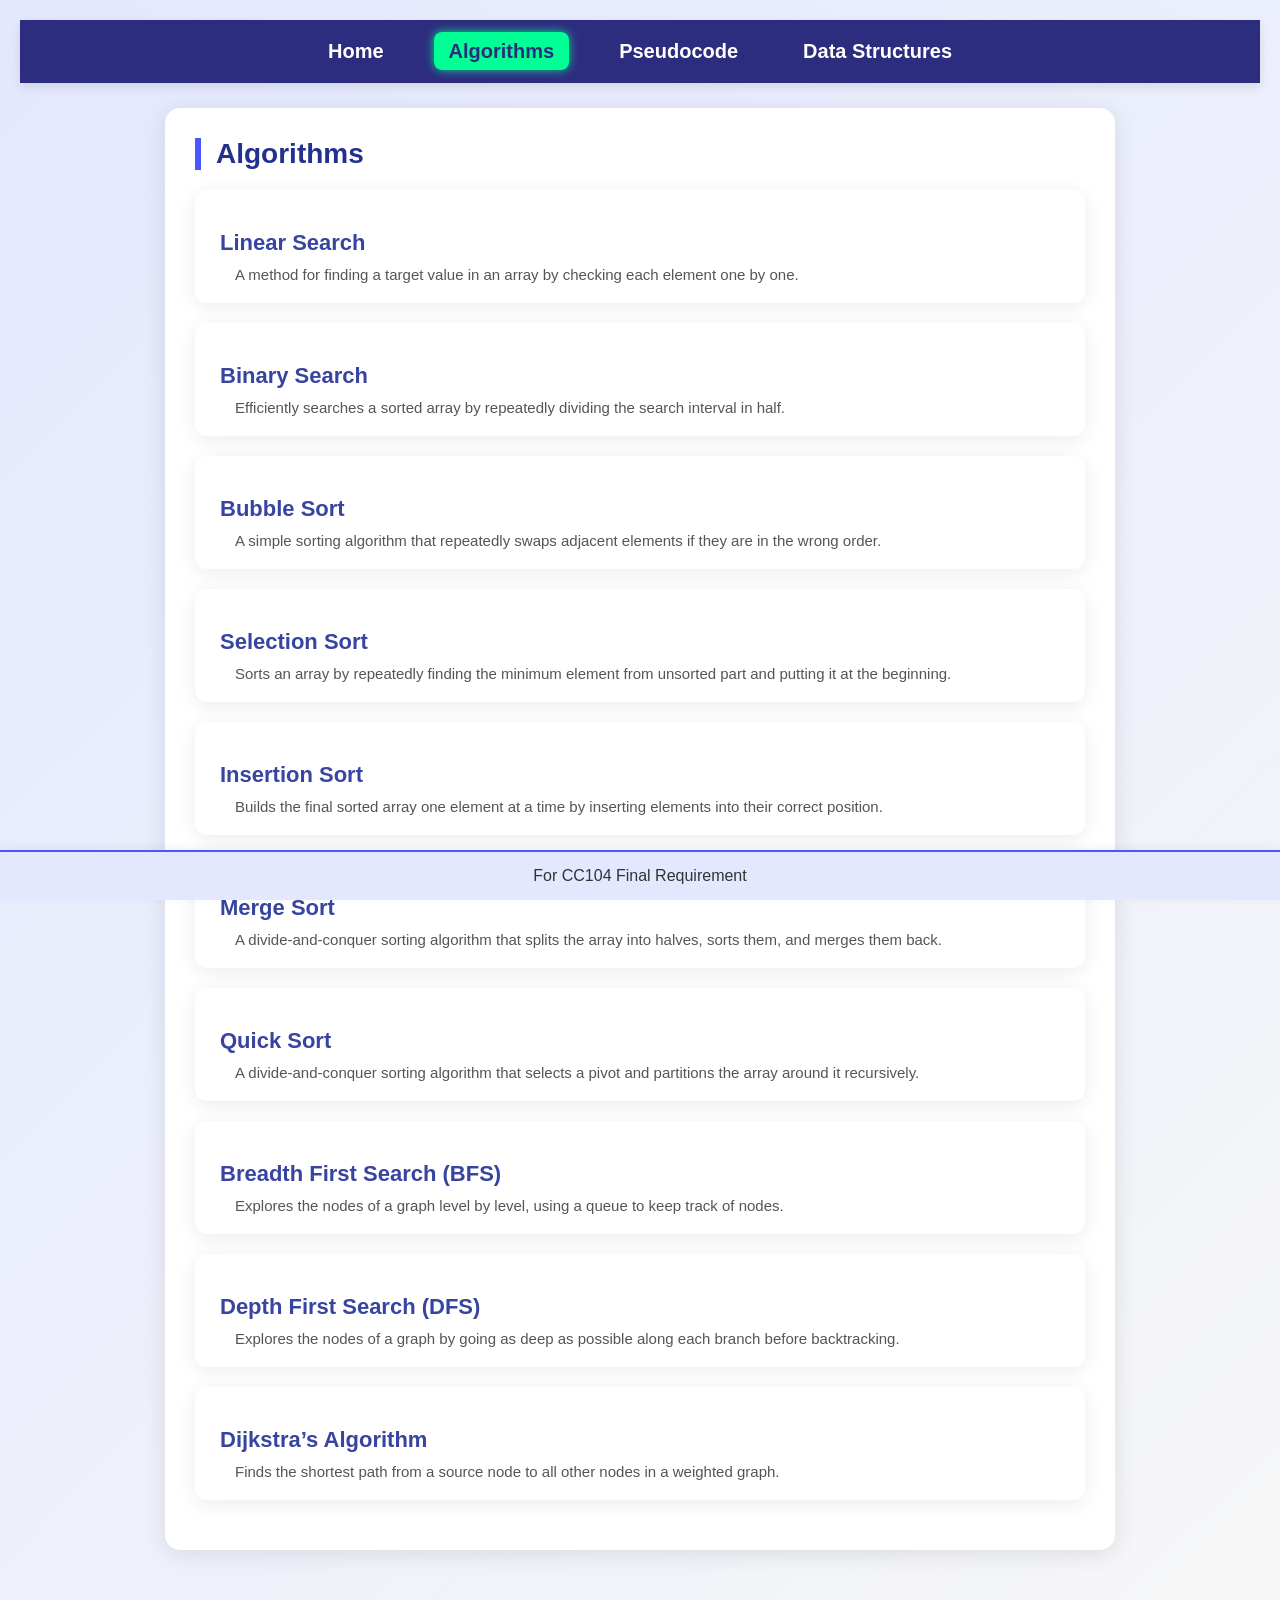
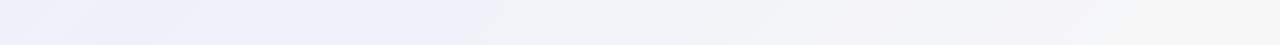
<file: algorithms.html>
<!DOCTYPE html>
<html lang="en">
<head>
    <meta charset="UTF-8">
    <title>Algorithms</title>
    <link rel="stylesheet" href="style.css">
</head>
<body>

<nav class="navbar">
    <ul>
        <li><a href="index.html">Home</a></li>
        <li><a href="algorithms.html" class="active">Algorithms</a></li>
        <li><a href="pseudocode.html">Pseudocode</a></li>
        <li><a href="datastructures.html">Data Structures</a></li>
    </ul>
</nav>

<div class="section">
    <h2>Algorithms</h2>

    <div class="algorithm-card">
        <h3>Linear Search</h3>
        <div class="algorithm-definition">A method for finding a target value in an array by checking each element one by one.</div>
    </div>

    <div class="algorithm-card">
        <h3>Binary Search</h3>
        <div class="algorithm-definition">Efficiently searches a sorted array by repeatedly dividing the search interval in half.</div>
    </div>

    <div class="algorithm-card">
        <h3>Bubble Sort</h3>
        <div class="algorithm-definition">A simple sorting algorithm that repeatedly swaps adjacent elements if they are in the wrong order.</div>
    </div>

    <div class="algorithm-card">
        <h3>Selection Sort</h3>
        <div class="algorithm-definition">Sorts an array by repeatedly finding the minimum element from unsorted part and putting it at the beginning.</div>
    </div>

    <div class="algorithm-card">
        <h3>Insertion Sort</h3>
        <div class="algorithm-definition">Builds the final sorted array one element at a time by inserting elements into their correct position.</div>
    </div>

    <div class="algorithm-card">
        <h3>Merge Sort</h3>
        <div class="algorithm-definition">A divide-and-conquer sorting algorithm that splits the array into halves, sorts them, and merges them back.</div>
    </div>

    <div class="algorithm-card">
        <h3>Quick Sort</h3>
        <div class="algorithm-definition">A divide-and-conquer sorting algorithm that selects a pivot and partitions the array around it recursively.</div>
    </div>

    <div class="algorithm-card">
        <h3>Breadth First Search (BFS)</h3>
        <div class="algorithm-definition">Explores the nodes of a graph level by level, using a queue to keep track of nodes.</div>
    </div>

    <div class="algorithm-card">
        <h3>Depth First Search (DFS)</h3>
        <div class="algorithm-definition">Explores the nodes of a graph by going as deep as possible along each branch before backtracking.</div>
    </div>

    <div class="algorithm-card">
        <h3>Dijkstra’s Algorithm</h3>
        <div class="algorithm-definition">Finds the shortest path from a source node to all other nodes in a weighted graph.</div>
    </div>

</div>

<footer>
    <div>For CC104 Final Requirement</div>
</footer>

</body>
</html>
</file>
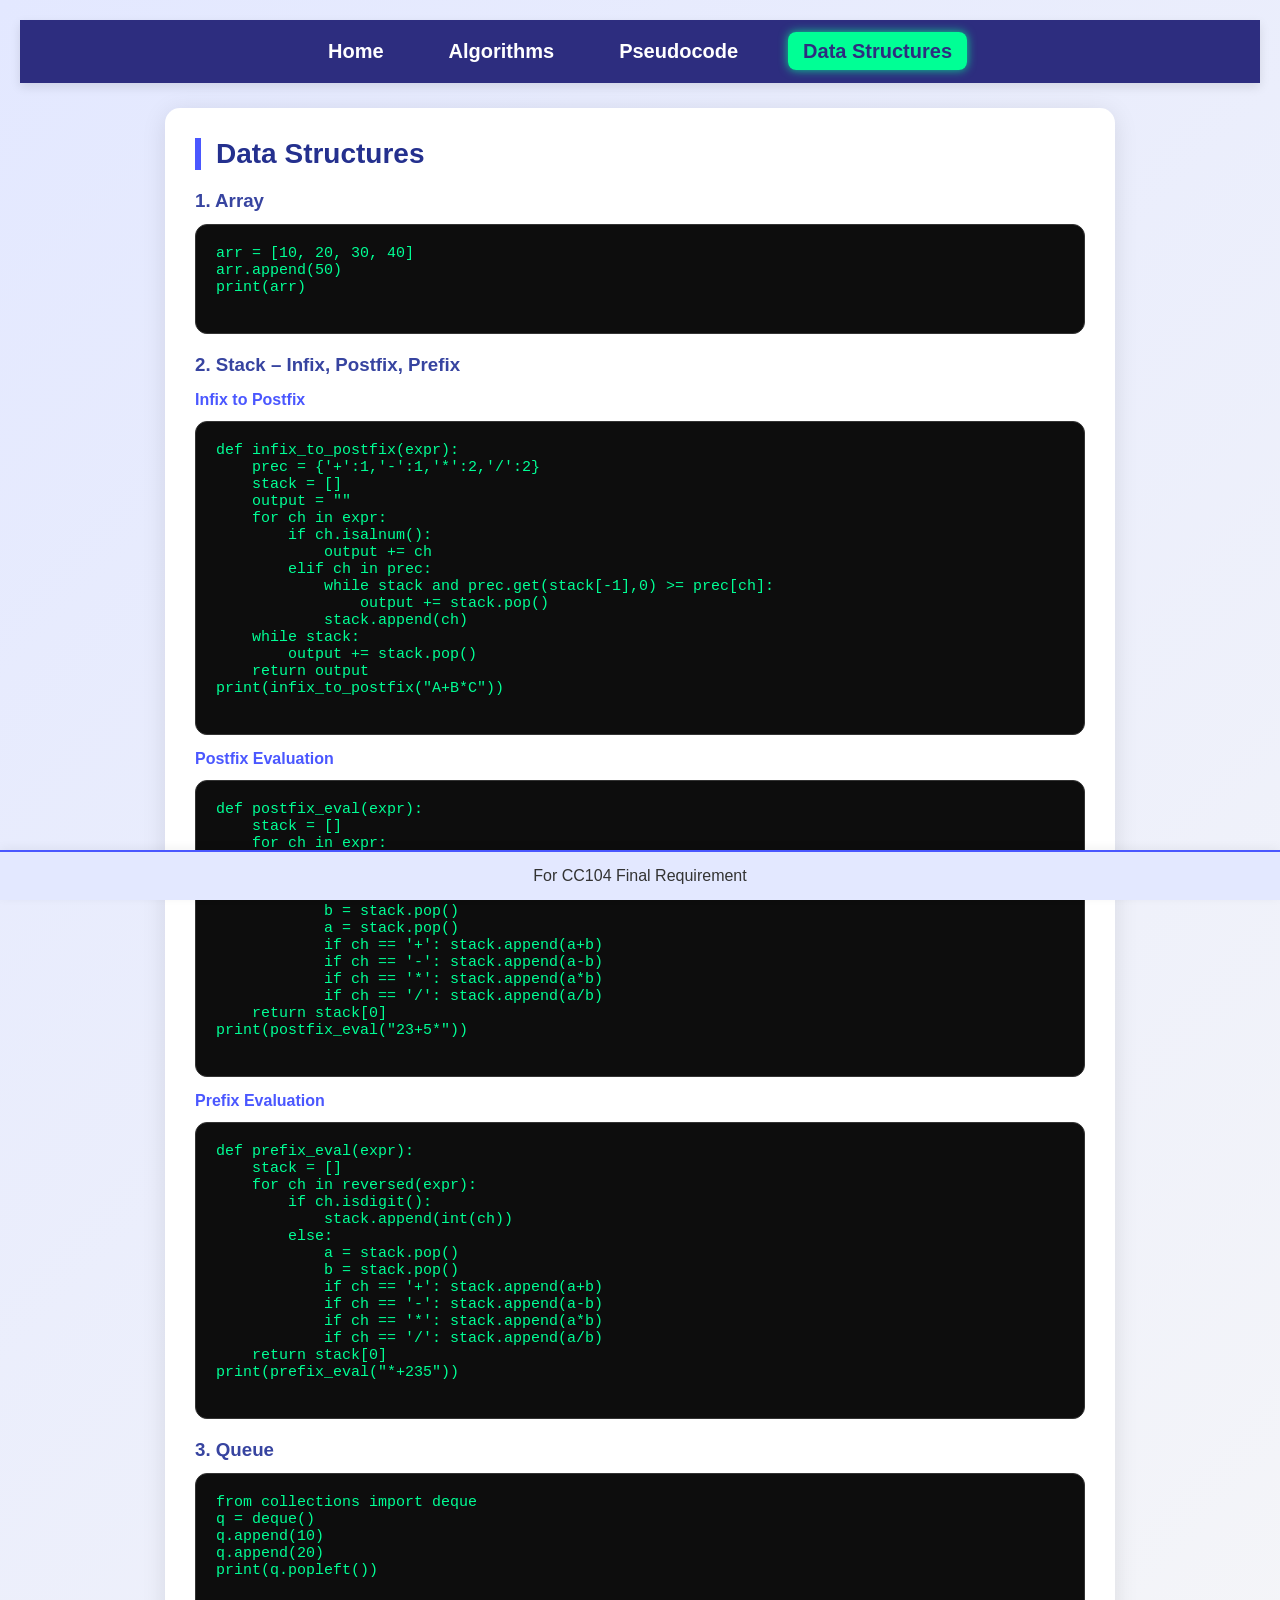
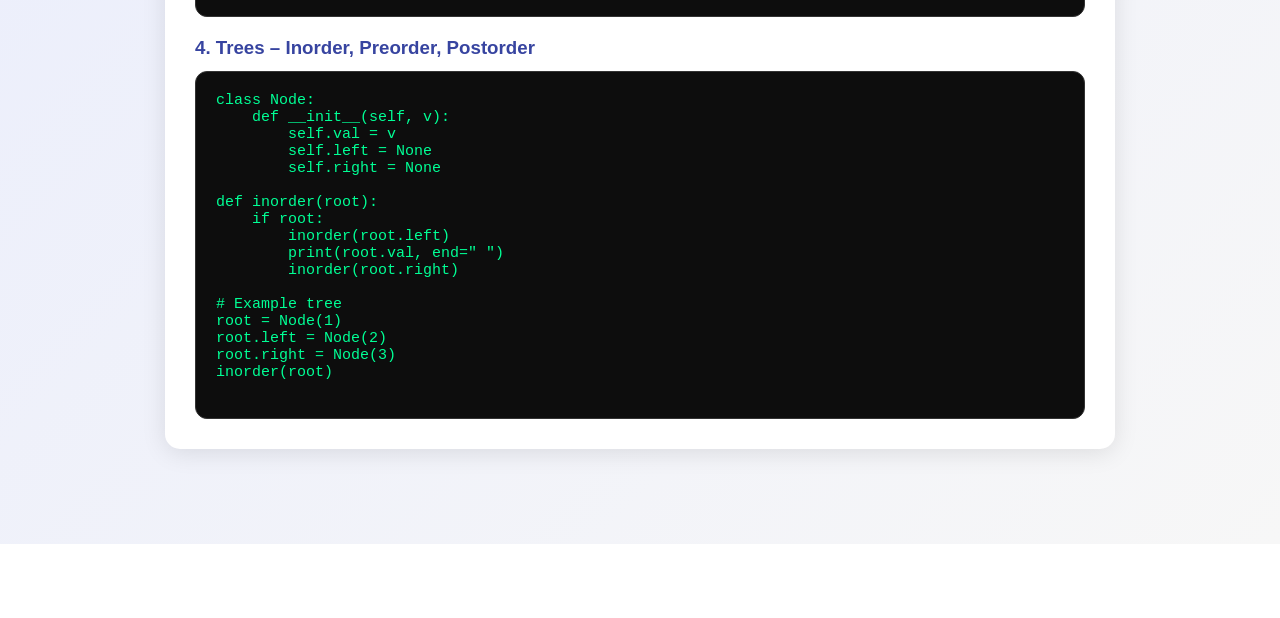
<file: datastructures.html>
<!DOCTYPE html>
<html lang="en">
<head>
    <meta charset="UTF-8">
    <title>Data Structures</title>
    <link rel="stylesheet" href="style.css">
</head>
<body>

<nav class="navbar">
    <ul>
        <li><a href="index.html">Home</a></li>
        <li><a href="algorithms.html">Algorithms</a></li>
        <li><a href="pseudocode.html">Pseudocode</a></li>
        <li><a href="datastructures.html" class="active">Data Structures</a></li>
    </ul>
</nav>

<div class="section">
    <h2>Data Structures</h2>

    <h3>1. Array</h3>
    <pre>
arr = [10, 20, 30, 40]
arr.append(50)
print(arr)
    </pre>

    <h3>2. Stack – Infix, Postfix, Prefix</h3>
    <h4>Infix to Postfix</h4>
    <pre>
def infix_to_postfix(expr):
    prec = {'+':1,'-':1,'*':2,'/':2}
    stack = []
    output = ""
    for ch in expr:
        if ch.isalnum():
            output += ch
        elif ch in prec:
            while stack and prec.get(stack[-1],0) >= prec[ch]:
                output += stack.pop()
            stack.append(ch)
    while stack:
        output += stack.pop()
    return output
print(infix_to_postfix("A+B*C"))
    </pre>

    <h4>Postfix Evaluation</h4>
    <pre>
def postfix_eval(expr):
    stack = []
    for ch in expr:
        if ch.isdigit():
            stack.append(int(ch))
        else:
            b = stack.pop()
            a = stack.pop()
            if ch == '+': stack.append(a+b)
            if ch == '-': stack.append(a-b)
            if ch == '*': stack.append(a*b)
            if ch == '/': stack.append(a/b)
    return stack[0]
print(postfix_eval("23+5*"))
    </pre>

    <h4>Prefix Evaluation</h4>
    <pre>
def prefix_eval(expr):
    stack = []
    for ch in reversed(expr):
        if ch.isdigit():
            stack.append(int(ch))
        else:
            a = stack.pop()
            b = stack.pop()
            if ch == '+': stack.append(a+b)
            if ch == '-': stack.append(a-b)
            if ch == '*': stack.append(a*b)
            if ch == '/': stack.append(a/b)
    return stack[0]
print(prefix_eval("*+235"))
    </pre>

    <h3>3. Queue</h3>
    <pre>
from collections import deque
q = deque()
q.append(10)
q.append(20)
print(q.popleft())
    </pre>

    <h3>4. Trees – Inorder, Preorder, Postorder</h3>
    <pre>
class Node:
    def __init__(self, v):
        self.val = v
        self.left = None
        self.right = None

def inorder(root):
    if root:
        inorder(root.left)
        print(root.val, end=" ")
        inorder(root.right)

# Example tree
root = Node(1)
root.left = Node(2)
root.right = Node(3)
inorder(root)
    </pre>
</div>

<footer>
    <div class="req">For CC104 Final Requirement</div>
</footer>

</body>
</html>
</file>
<file: style.css>
* {
    margin: 0;
    padding: 0;
    box-sizing: border-box;
}
body {
    font-family: "Segoe UI", Arial, sans-serif;
    background: linear-gradient(135deg, #e3e8ff, #f7f7f7);
    padding: 20px;
    color: #333;
    padding-bottom: 70px; 
}

.navbar {
    background-color: #2d2d7f;
    padding: 20px 0; 
    box-shadow: 0 4px 10px rgba(0,0,0,0.1);
    position: sticky; 
    top: 0;
    z-index: 1000; 
}
.navbar ul {
    list-style: none;
    display: flex;
    justify-content: center;
    gap: 35px; 
}
.navbar ul li a {
    text-decoration: none;
    color: white;
    font-weight: bold;
    font-size: 20px;
    transition: 0.3s;
    padding: 8px 15px; 
    border-radius: 8px; 
}
.navbar ul li a:hover {
    color: #00ff95;
    background-color: rgba(255, 255, 255, 0.1); 
}

.navbar ul li a.active {
    color: #2d2d7f; 
    background-color: #00ff95; 
    box-shadow: 0 0 10px rgba(0, 255, 149, 0.8); 
    pointer-events: none; 
}

.header {
    text-align: center;
    margin: 40px 0;
    width: 100%;
    position: sticky; 
    top: 70px; 
    background: linear-gradient(135deg, #e3e8ff, #f7f7f7);
    z-index: 900;
    padding: 20px 0;
}
.header h1 {
    font-size: 48px; 
    color: #2d2d7f;
    font-weight: 800;
    text-shadow: 1px 1px 3px #bbb;
}
.header p {
    margin-top: 12px;
    color: #3744a0;
    font-size: 20px;
}


.section {
    background: white;
    padding: 30px;
    margin: 25px auto;
    width: 90%;
    max-width: 950px;
    border-radius: 15px;
    box-shadow: 0 4px 25px rgba(0,0,0,0.1);
    transition: transform 0.25s ease, box-shadow 0.25s ease;
}
.section:hover {
    transform: translateY(-5px);
    box-shadow: 0 10px 35px rgba(0,0,0,0.15);
}

h2 {
    margin-bottom: 15px;
    color: #24308e;
    border-left: 6px solid #4a57ff;
    padding-left: 15px;
    font-size: 28px;
}
h3 {
    margin-top: 20px;
    color: #3744a0;
}
h4 {
    margin-top: 15px;
    color: #4a57ff;
}

ol li {
    margin: 12px 6px;
    font-size: 17px;
}
.algorithm-definition {
    margin-top: 5px;
    font-size: 15px;
    color: #555;
    padding-left: 20px;
}
pre {
    background: #0d0d0d;
    color: #00ff95;
    padding: 20px;
    border-radius: 12px;
    font-size: 15px;
    overflow-x: auto;
    margin-top: 12px;
    border: 1px solid #333;
}


.algorithm-card {
    background: #ffffff;
    padding: 20px 25px;
    margin: 20px 0;
    border-radius: 12px;
    box-shadow: 0 4px 20px rgba(0,0,0,0.08);
    transition: transform 0.25s ease, box-shadow 0.25s ease;
}
.algorithm-card:hover {
    transform: translateY(-5px);
    box-shadow: 0 10px 35px rgba(0,0,0,0.12);
}
.algorithm-card h3 {
    color: #3744a0;
    font-size: 22px;
    margin-bottom: 10px;
}
.algorithm-card .algorithm-definition {
    font-size: 15px;
    color: #555;
    padding-left: 15px;
}
.algorithm-card pre {
    background: #0d0d0d;
    color: #00ff95;
    padding: 15px;
    border-radius: 10px;
    font-size: 14px;
    overflow-x: auto;
    margin-top: 10px;
    border: 1px solid #333;
}

footer {
    position: fixed; 
    bottom: 0;
    left: 0;
    width: 100%;
    background: #e3e8ff;
    border-top: 2px solid #4a57ff;
    text-align: center;
    padding: 15px 0;
    color: #333;
    font-size: 16px;
    box-shadow: 0 -2px 10px rgba(0,0,0,0.05);
}

.group-members {
    background: #f0f4ff;
    padding: 25px;
    margin: 25px auto;
    width: 90%;
    max-width: 950px;
    border-radius: 15px;
    box-shadow: 0 4px 20px rgba(0,0,0,0.08);
    text-align: center;
}
.group-members h2 {
    border-left: 6px solid #2d2d7f;
    padding-left: 12px;
    color: #2d2d7f;
    font-size: 28px;
    margin-bottom: 25px;
}
.member-box {
    display: inline-block;
    background: #ffffff;
    color: #1a237e;
    padding: 15px 20px;
    margin: 10px;
    border-radius: 12px;
    box-shadow: 0 4px 15px rgba(0,0,0,0.08);
    font-weight: bold;
    min-width: 180px;
    transition: transform 0.2s ease, box-shadow 0.2s ease;
}
.member-box:hover {
    transform: translateY(-5px);
    box-shadow: 0 8px 25px rgba(0,0,0,0.15);
}
</file>
